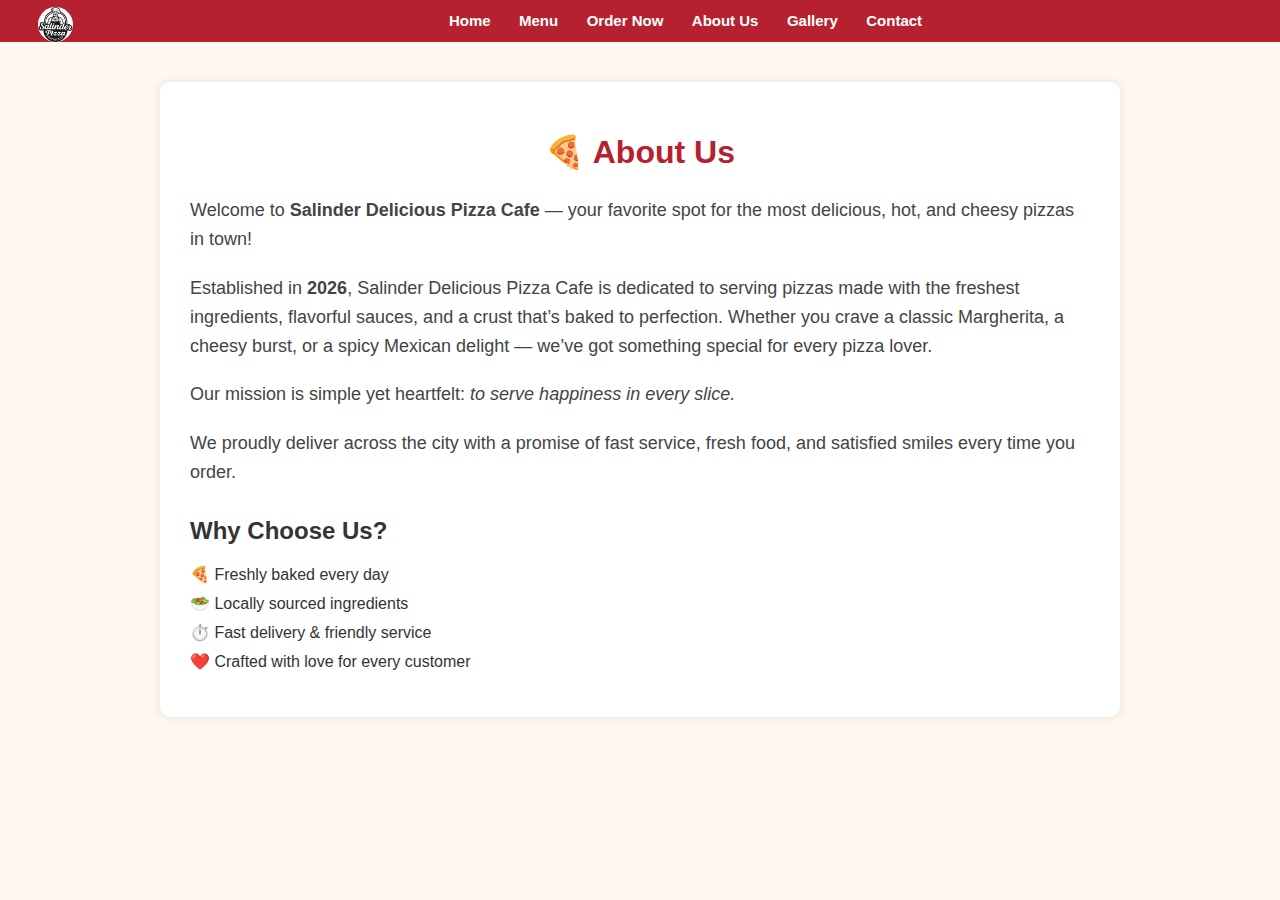
<file: about.html>
<!DOCTYPE html>
<html lang="en">

<head>
  <meta charset="UTF-8" />
  <meta name="viewport" content="width=device-width, initial-scale=1" />
  <title>About Us</title>
  <style>
    
    body {
      font-family: 'Segoe UI', sans-serif;
      margin: 0;
      padding: 0;
      background-color: #fff8f0;
      color: #333;
    }

    /* Navigation - Theme Primary Color: #b5212e */
    nav {
      background-color: #b5212e;
      padding: 12px 10px;
      text-align: center;
    }

    nav a {
      color: white;
      margin: 0 12px;
      text-decoration: none;
      font-weight: bold;
      font-size: 15px;
      display: inline-block;
    }

    nav a:hover {
      text-decoration: underline;
    }

    img {
      margin: -20px 13px;
      padding: 15px;
      float: left;
      height: 35px;
      border-radius: 45px;
    }

    /* Container */
    .container {
      max-width: 900px;
      margin: 40px auto;
      padding: 30px;
      background: white;
      border-radius: 10px;
      box-shadow: 0 0 10px rgba(0, 0, 0, 0.1);
    }

    h1 {
      text-align: center;
      color: #b5212e;
      margin-bottom: 25px;
    }

    p {
      font-size: 18px;
      line-height: 1.6;
      color: #444;
      margin-bottom: 20px;
    }

    /* Why Choose Us */
    .why-choose-us {
      margin-top: 30px;
    }

    .why-choose-us ul {
      list-style: none;
      padding: 0;
    }

    .why-choose-us li {
      font-size: 16px;
      margin-bottom: 10px;
    }

    /* ✅ Responsive Styles */
   @media (max-width: 600px) {
  nav a {
    font-size: 13px;
    margin: 5px 6px;
  }

  img {
    height: 25px;
    margin: -10px 3px;
    padding: 10px;
  }

  .container {
    margin: 20px 10px;
    padding: 20px;
  }

  h1 {
    font-size: 1.5rem;
  }

  p {
    font-size: 16px;
  }
}

  </style>
</head>

<body>

  <!-- Navigation -->
  <nav>
    <img src="photo/logo/logo.jpg" alt="ANPI Logo">

    <a href="index.html">Home</a>
    <a href="menu.html">Menu</a>
    <a href="order.html">Order Now</a>
    <a href="about.html">About Us</a>
    <a href="index.html#gallery">Gallery</a>
    <a href="contact.html">Contact</a>
  </nav>

  <!-- Content -->
  <div class="container">
    <h1>🍕 About Us</h1>
    <p>
      Welcome to <strong>Salinder Delicious Pizza Cafe</strong> — your favorite spot for the most delicious, hot, and
      cheesy pizzas in town!
    </p>
    <p>
      Established in <strong>2026</strong>, Salinder Delicious Pizza Cafe is dedicated to serving pizzas made with the
      freshest ingredients, flavorful sauces, and a crust that’s baked to perfection. Whether you crave a classic
      Margherita, a cheesy burst, or a spicy Mexican delight — we’ve got something special for every pizza lover.
    </p>
    <p>
      Our mission is simple yet heartfelt: <em>to serve happiness in every slice.</em>
    </p>
    <p>
      We proudly deliver across the city with a promise of fast service, fresh food, and satisfied smiles every time you
      order.
    </p>

    <!-- Why Choose Us Section -->
    <div class="why-choose-us">
      <h2>Why Choose Us?</h2>
      <ul>
        <li>🍕 Freshly baked every day</li>
        <li>🥗 Locally sourced ingredients</li>
        <li>⏱️ Fast delivery & friendly service</li>
        <li>❤️ Crafted with love for every customer</li>
      </ul>
    </div>

  </div>

</body>

</html>
</file>
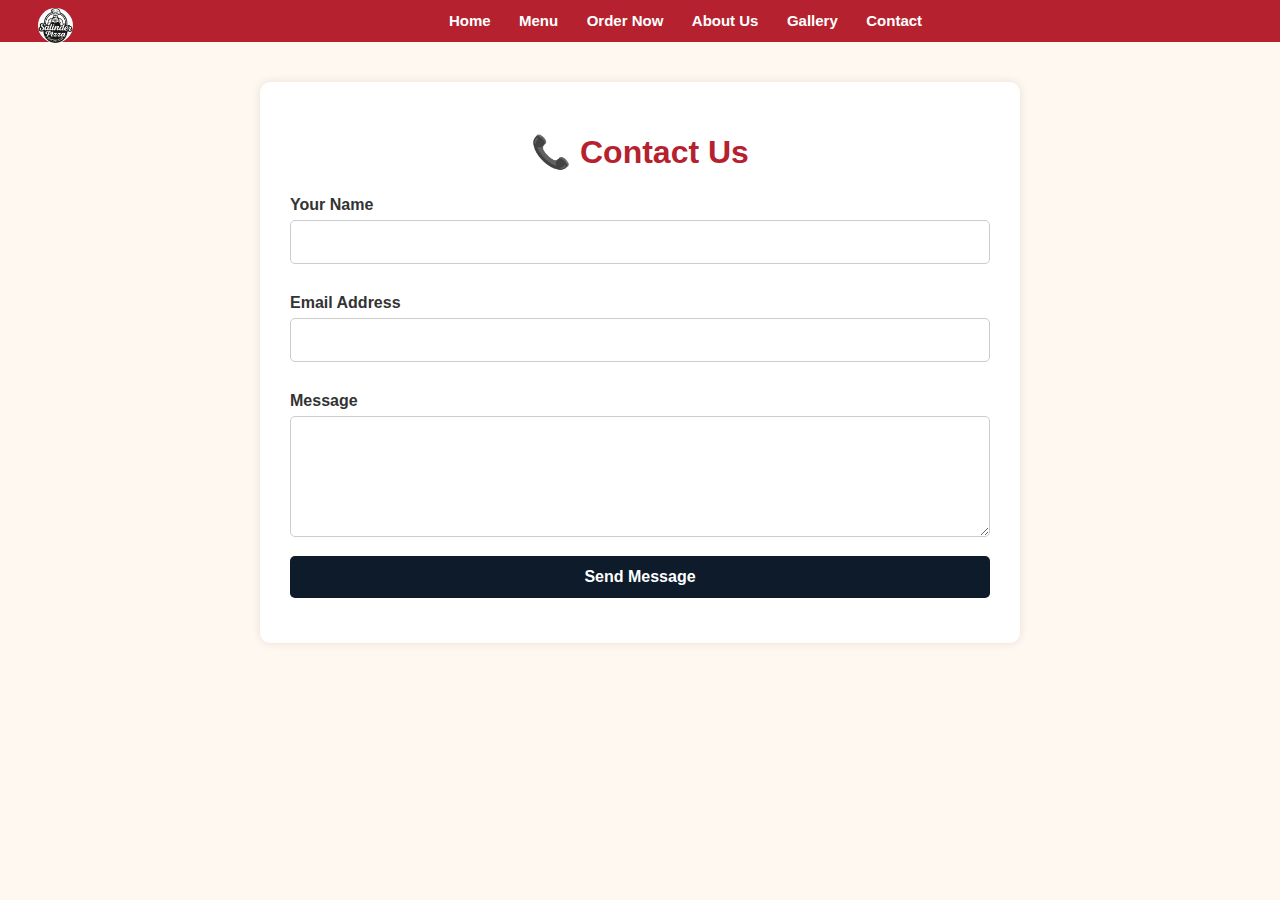
<file: contact.html>
<!DOCTYPE html>
<html lang="en">

<head>
    <meta charset="UTF-8" />
    <meta name="viewport" content="width=device-width, initial-scale=1" />
    <title>Contact Us</title>
    <style>
        body {
            font-family: 'Segoe UI', sans-serif;
            background-color: #fff8f0;
            margin: 0;
            padding: 0;
            color: #333;
        }

        nav {
            background-color: #b5212e;
            padding: 12px 10px;
            text-align: center;
        }

        nav a {
            color: white;
            margin: 0 12px;
            text-decoration: none;
            font-weight: bold;
            font-size: 15px;
            display: inline-block;
        }

        nav a:hover {
            text-decoration: underline;
        }

        /* Global img styles remain for potential logo */
        img {
            margin: -19px 13px;
            padding: 15px;
            float: left;
            height: 35px;
            border-radius: 45px;
        }

        .container {
            max-width: 700px;
            margin: 40px auto;
            padding: 30px;
            background: white;
            border-radius: 10px;
            box-shadow: 0 0 10px rgba(0, 0, 0, 0.1);
        }

        /* Heading - Theme Primary Color: #b5212e */
        h1 {
            text-align: center;
            color: #b5212e;
            /* Updated from #d33f00 */
            margin-bottom: 25px;
        }

        label {
            display: block;
            margin: 15px 0 6px;
            font-weight: bold;
        }

        input,
        textarea,
        button {
            width: 100%;
            padding: 12px;
            font-size: 16px;
            border-radius: 5px;
            border: 1px solid #ccc;
            margin-bottom: 15px;
            box-sizing: border-box;
        }

        textarea {
            resize: vertical;
        }

        /* Button Styling - Theme Dark Color: #0d1b2a */
        button {
            background-color: #0d1b2a;
            /* Updated from #d33f00 to match var(--dark) */
            color: white;
            border: none;
            cursor: pointer;
            font-weight: bold;
            /* Added all button transitions for consistency */
            transition: background-color 0.3s ease, transform 0.2s ease, box-shadow 0.3s ease;
        }

        /* Button Hover - Theme Accent Color: #ffcc00 */
        button:hover {
            background-color: #ffcc00;
            /* Updated from #a52a00 to match var(--accent) */
            color: #0d1b2a;
            /* Added to match var(--dark) color on hover */
            transform: scale(1.02);
            /* Applied slight scale for animation consistency */
            box-shadow: 0 4px 10px rgba(0, 0, 0, 0.1);
            /* Added box-shadow for consistency */
        }

        /* ✅ Responsive Design */
       /* ✅ Responsive Design */
@media (max-width: 600px) {
    nav {
        flex-wrap: wrap;       /* Agar bahut chhota screen to wrap */
        justify-content: center;
        gap: 6px;
    }

    nav a {
        font-size: 13px;
        margin: 2px 4px;
    }

    nav img {
        height: 30px;
        margin-bottom: 1cm;
    }
}
    </style>
</head>

<body>

    <nav>
        <img src="photo/logo/logo.jpg" alt="ANPI Logo">
        <a href="index.html">Home</a>
        <a href="menu.html">Menu</a>
        <a href="order.html">Order Now</a>
        <a href="about.html">About Us</a>
        <a href="home.html#gallery">Gallery</a>
        <a href="contact.html">Contact</a>
    </nav>

    <div class="container">
        <h1>📞 Contact Us</h1>
        <form id="form-contact">
            <label>Your Name</label>
            <input type="text" name="name" required />

            <label>Email Address</label>
            <input type="email" name="email" required />

            <label>Message</label>
            <textarea name="message" rows="5" required></textarea>

            <button type="submit">Send Message</button>
        </form>

        <div id="success-message"
            style="display:none; text-align:center; padding:20px; color: #155724; background-color: #d4edda; border-radius: 5px;">
            <h3>✅ Thank You!</h3>
            <p>Your message has been successfully sent.</p>
        </div>
    </div>
    <script>
        document.getElementById('form-contact').addEventListener('submit', function (event) {
            event.preventDefault();
            this.style.display = 'none';
            document.getElementById('success-message').style.display = 'block';
        });
    </script>
</body>


</html>
</file>
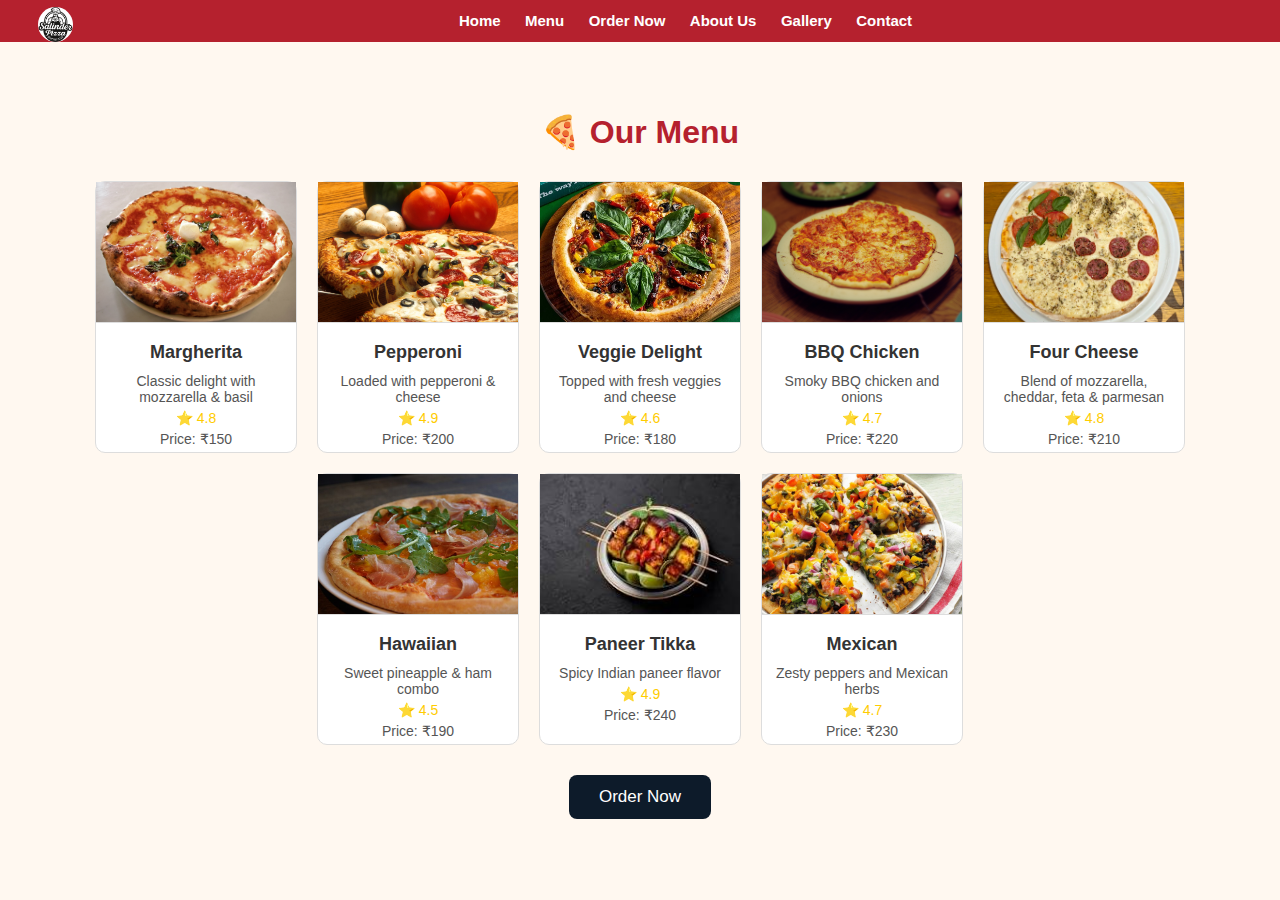
<file: menu.html>
<!DOCTYPE html>
<html lang="en">

<head>
    <meta charset="UTF-8" />
    <meta name="viewport" content="width=device-width, initial-scale=1" />
    <title>Our Menu </title>
    <style>
        body {
            font-family: 'Segoe UI', sans-serif;
            background-color: #fff8f0;
            margin: 0;
            padding: 0;
            color: #333;
        }

        nav {
            background-color: #b5212e;
            padding: 12px 10px;
            text-align: center;
        }

        nav a {
            color: white;
            margin: 0 10px;
            text-decoration: none;
            font-weight: bold;
            font-size: 15px;
            display: inline-block;
        }

        nav a:hover {
            text-decoration: underline;
        }

        .logo-img {
            margin: -20px 13px;
            padding: 15px;
            float: left;
            height: 35px;
            border-radius: 45px;
        }


        .container {
            max-width: 1100px;
            margin: 30px auto;
            padding: 20px;
        }

        h1 {
            text-align: center;
            color: #b5212e;
            margin-bottom: 30px;
            font-size: 2rem;
        }

        .pizza-grid {
            display: flex;
            flex-wrap: wrap;
            justify-content: center;
            gap: 20px;
            margin-top: 30px;
        }

        .pizza-card {
            width: 200px;
            border: 1px solid #ddd;
            border-radius: 10px;
            text-align: center;
            background-color: white;
            transition: transform 0.3s, box-shadow 0.3s;
        }

        .pizza-card:hover {
            transform: scale(1.05);
            box-shadow: 0 6px 16px rgba(0, 0, 0, 0.2);
        }

        .pizza-card img {
            width: 100%;
            height: 140px;
            object-fit: cover;
            border-bottom: 1px solid #ddd;
        }

        .pizza-card h3 {
            margin: 10px 0 5px;
            padding: 5px;
            font-size: 18px;
            color: #333;
        }

        .pizza-card p {
            margin: 5px 10px;
            font-size: 14px;
            color: #555;
        }

        .pizza-card .price {
            font-weight: bold;
            margin-top: 5px;
            color: #0d1b2a;
        }

        .pizza-card .rating {
            margin-top: 5px;
            color: #ffcc00;
        }

        .order-btn {
            display: block;
            margin: 30px auto;
            padding: 12px 30px;
            font-size: 17px;
            background-color: #0d1b2a;
            color: white;
            border: none;
            border-radius: 8px;
            cursor: pointer;
            text-decoration: none;
            width: max-content;
            transition: background-color 0.3s ease, transform 0.2s ease, box-shadow 0.3s ease;
        }

        .order-btn:hover {
            background-color: #ffcc00;
            color: #0d1b2a;
            transform: scale(1.05);
            box-shadow: 0 4px 15px rgba(0, 0, 0, 0.1);
        }

        @media (max-width: 600px) {
            nav {
                padding: 8px 5px;
            }

            img.logo-img {
                height: 25px;
                margin: -10px 3px;
            }

            nav a {
                margin: 0 2px;
                padding: 5px 5px;
                font-size: 13px;
            }

            h1 {
                font-size: 1.5rem;
            }

            .container {
                padding: 15px;
                margin: 20px auto;
            }

            .pizza-card {
                width: 90%;
            }

            .order-btn {
                font-size: 16px;
                padding: 10px 25px;
            }
        }
    </style>
</head>

<body>

    <nav>
        <img src="photo/logo/logo.jpg" alt="ANPI Logo" class="logo-img"> <a href="index.html">Home</a>
        <a href="menu.html">Menu</a>
        <a href="order.html">Order Now</a>
        <a href="about.html">About Us</a>
        <a href="index.html#gallery">Gallery</a>
        <a href="contact.html">Contact</a>
    </nav>

    <div class="container">
        <h1>🍕 Our Menu</h1>

        <div class="pizza-grid" id="pizzaGrid">
        </div>

        <a href="order.html" class="order-btn">Order Now</a>
    </div>

    <script>

        const pizzas = [
            { name: "Margherita", img: "photo/order/margherita.jpg", price: 150, desc: "Classic delight with mozzarella & basil", rating: 4.8 },
            { name: "Pepperoni", img: "photo/order/Pepperoni.jpg", price: 200, desc: "Loaded with pepperoni & cheese", rating: 4.9 },
            { name: "Veggie Delight", img: "photo/order/Veggie Delight.jpg", price: 180, desc: "Topped with fresh veggies and cheese", rating: 4.6 },
            { name: "BBQ Chicken", img: "photo/order/BBQ Chicken.jpg", price: 220, desc: "Smoky BBQ chicken and onions", rating: 4.7 },
            { name: "Four Cheese", img: "photo/order/Four Cheese.jpg", price: 210, desc: "Blend of mozzarella, cheddar, feta & parmesan", rating: 4.8 },
            { name: "Hawaiian", img: "photo/order/Hawaiian.jpg", price: 190, desc: "Sweet pineapple & ham combo", rating: 4.5 },
            { name: "Paneer Tikka", img: "photo/order/Paneer Tikka.jpg", price: 240, desc: "Spicy Indian paneer flavor", rating: 4.9 },
            { name: "Mexican", img: "photo/order/Mexican.jpg", price: 230, desc: "Zesty peppers and Mexican herbs", rating: 4.7 },
        ];

        const pizzaGrid = document.getElementById('pizzaGrid');

        pizzas.forEach(pizza => {
            const card = document.createElement('div');
            card.className = 'pizza-card';

            // --- ONLY STAR + RATING ---
            const starRating = `⭐ ${pizza.rating}`;

            card.innerHTML = `
        <img src="${pizza.img}" alt="${pizza.name} Pizza" />
        <h3>${pizza.name}</h3>
        <p class="desc">${pizza.desc}</p>
        <p class="rating">${starRating}</p>
        <p class="price-tag">Price: ₹${pizza.price}</p>
    `;

            pizzaGrid.appendChild(card);
        });


    </script>
</body>


</html>
</file>
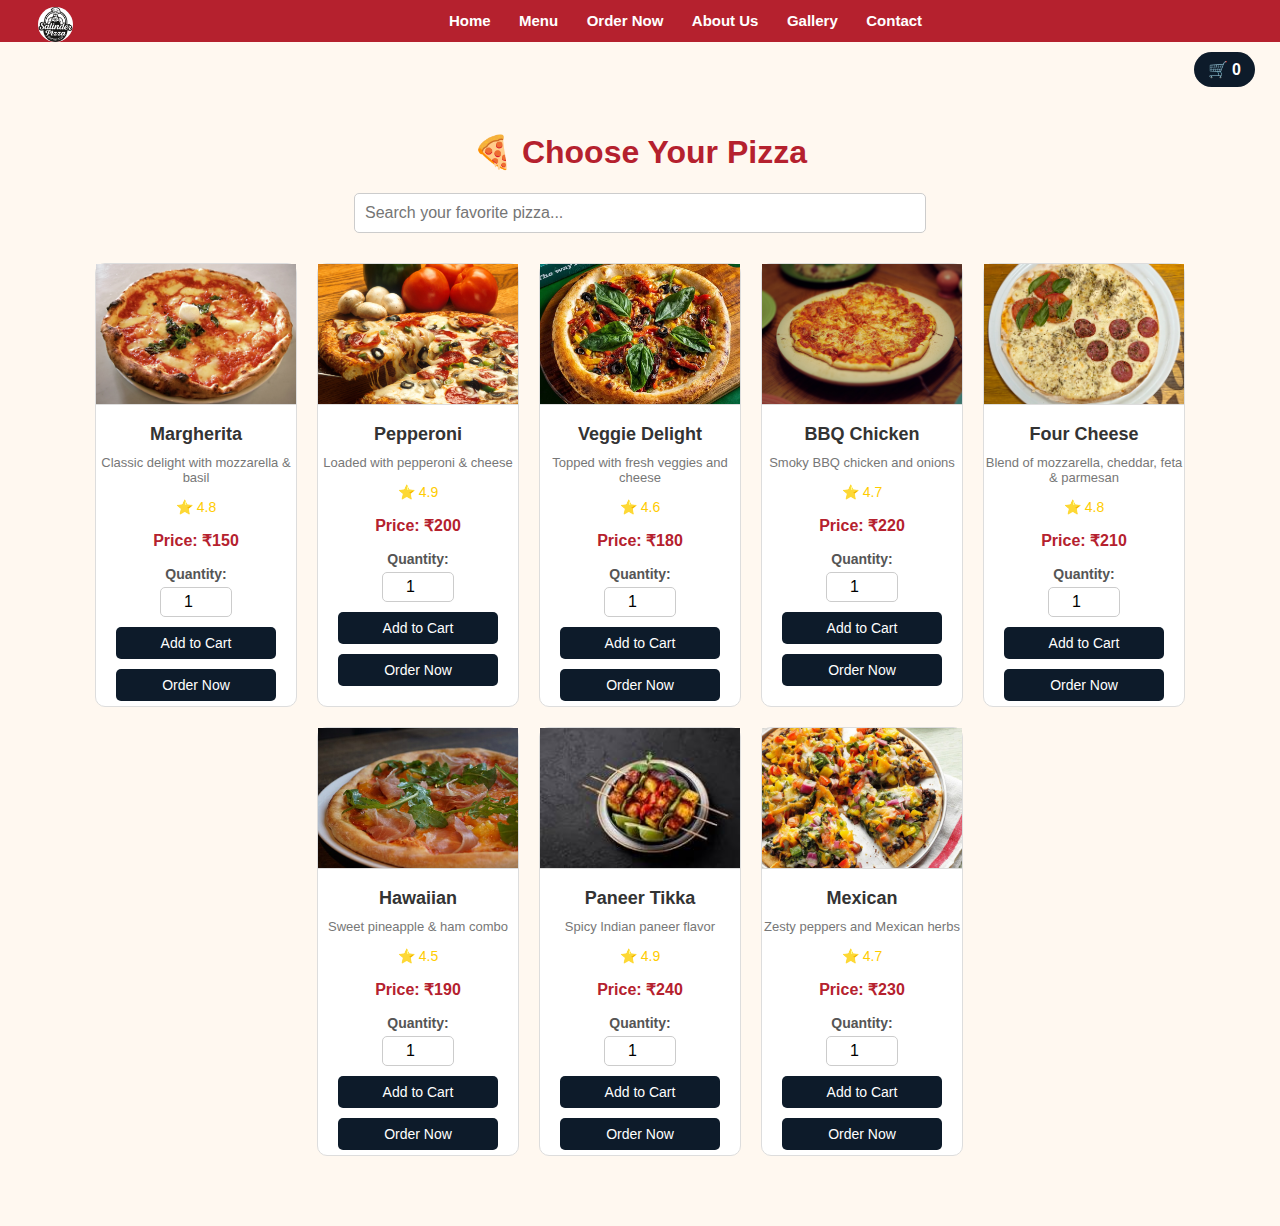
<file: order.html>
<!DOCTYPE html>
<html lang="en">

<head>
  <meta charset="UTF-8" />
  <meta name="viewport" content="width=device-width, initial-scale=1" />
  <title>Pizza Order - Choose & Quantity</title>
  <style>
    body {
      font-family: 'Segoe UI', sans-serif;
      background-color: #fff8f0;
      margin: 0;
      padding: 0;
    }

    .container {
      max-width: 1100px;
      margin: 50px auto;
      padding: 20px;
    }

    h1 {
      text-align: center;
      color: #b5212e;
    }

    .pizza-grid {
      display: flex;
      flex-wrap: wrap;
      justify-content: center;
      gap: 20px;
      margin-top: 30px;
    }

    .pizza-card {
      width: 200px;
      border: 1px solid #ddd;
      border-radius: 10px;
      text-align: center;
      background-color: white;
      transition: transform 0.3s, box-shadow 0.3s;
    }

    .pizza-card:hover {
      transform: scale(1.05);
      box-shadow: 0 4px 12px rgba(0, 0, 0, 0.2);
    }

    .pizza-card img {
      width: 100%;
      height: 140px;
      object-fit: cover;
      border-bottom: 1px solid #ddd;
    }

    .pizza-card h3 {
      margin: 10px 0 5px;
      padding: 5px;
      font-size: 18px;
      color: #333;
    }

    .desc {
      font-size: 13px;
      color: #777;
      margin: 5px 0;
    }

    .rating {
      color: #ffcc00;
      font-size: 14px;
    }

    .price-tag {
      color: #b5212e;
      font-weight: bold;
    }

    .quantity-label {
      font-weight: bold;
      font-size: 14px;
      color: #555;
    }

    .quantity-input {
      width: 60px;
      padding: 5px;
      font-size: 16px;
      border-radius: 5px;
      border: 1px solid #ccc;
      text-align: center;
      margin: 5px auto;
      display: block;
    }

    .order-now-btn,
    .add-cart-btn {
      background-color: #0d1b2a;
      color: white;
      border: none;
      padding: 8px 12px;
      border-radius: 5px;
      font-size: 14px;
      cursor: pointer;
      transition: background-color 0.3s ease, transform 0.2s ease, box-shadow 0.3s ease;
      margin: 5px;
      width: 80%;
    }

    .order-now-btn:hover,
    .add-cart-btn:hover {
      background-color: #ffcc00;
      color: #0d1b2a;
      transform: scale(1.05);
      box-shadow: 0 4px 15px rgba(0, 0, 0, 0.1);
    }

    #cart-section,
    #order-form {
      display: none;
      background: white;
      padding: 30px;
      margin-top: 40px;
      border-radius: 10px;
      box-shadow: 0 0 10px rgba(0, 0, 0, 0.1);
      max-width: 700px;
      margin-left: auto;
      margin-right: auto;
    }

    label {
      font-weight: bold;
      display: block;
      margin: 15px 0 5px;
    }

    input,
    select,
    textarea,
    button {
      width: 100%;
      padding: 10px;
      font-size: 16px;
      margin-bottom: 15px;
      border-radius: 5px;
      border: 1px solid #ccc;
    }

    button[type="submit"] {
      background-color: #0d1b2a;
      color: white;
      border: none;
      cursor: pointer;
      transition: background-color 0.3s ease, transform 0.2s ease, box-shadow 0.3s ease;
    }

    button[type="submit"]:hover {
      background-color: #ffcc00;
      color: #0d1b2a;
      transform: scale(1.05);
      box-shadow: 0 4px 15px rgba(0, 0, 0, 0.1);
    }

    nav {
      background-color: #b5212e;
      padding: 12px 10px;
      text-align: center;
    }

    nav a {
      color: white;
      margin: 0 12px;
      text-decoration: none;
      font-weight: bold;
      font-size: 15px;
      display: inline-block;
    }

    nav a:hover {
      text-decoration: underline;
    }

    img.logo {
      margin: -20px 13px;
      padding: 15px;
      float: left;
      height: 35px;
      border-radius: 45px;
    }

    #cartIcon {
      position: fixed;
      top: 52px;
      right: 25px;
      background-color: #0d1b2a;
      color: white;
      padding: 8px 14px;
      border-radius: 25px;
      font-weight: bold;
      cursor: pointer;
    }

    /* Cart Table Styling Fix */

    #cart-section table {
      width: 100%;
      border-collapse: separate;
      border-spacing: 0 8px;
      margin-top: 15px;
      text-align: center;
    }

    #cart-section th,
    #cart-section td {
      padding: 10px;
      text-align: center;
      border: none;
    }

    #cart-section th {
      background-color: transparent;
      color: #333;
      font-weight: bold;
      font-size: 15px;
      border-bottom: 2px solid #b5212e33;
    }

    #cart-section tr {
      background-color: #fff;
      box-shadow: 0 2px 5px rgba(0, 0, 0, 0.05);
      border-radius: 10px;
    }

    #cart-section td:first-child {
      font-weight: 600;
      color: #b5212e;
    }

    #cart-section tr:hover {
      transform: scale(1.02);
      transition: 0.2s;
    }

    #cartIcon:hover {
      background-color: #ffcc00;
      color: #0d1b2a;
    }

    #searchBox {
      width: 50%;
      padding: 10px;
      margin: 20px auto;
      display: block;
      border-radius: 5px;
      border: 1px solid #ccc;
      font-size: 16px;
    }

    /* Modern Toast Notification */
    .toast {
      position: fixed;
      top: 20px;
      left: 50%;
      transform: translateX(-50%) translateY(-20px);
      background: #0d1b2a;
      color: #fff;
      padding: 12px 25px;
      border-radius: 8px;
      opacity: 0;
      transition: opacity 0.5s, transform 0.5s;
      font-size: 15px;
      z-index: 9999;
      box-shadow: 0 4px 10px rgba(0, 0, 0, 0.2);
    }

    .toast.show {
      opacity: 1;
      transform: translateX(-50%) translateY(0);
    }


    @media (max-width: 768px) {

      img.logo {
        height: 25px;
        margin: -10px 3px;

      }
      nav a {
        margin: 0 2px;
        padding: 5px 5px;
        font-size: 13px;
      }
      #cartIcon {
        top: 52px;
        right: 10px;
        padding: 6px 10px;
        font-size: 12px;
      }
      #searchBox {
        width: 90%;
      }
      nav {
        padding: 8px 5px;

      }
    }
  </style>
</head>

<body>
  <!-- Navigation -->
  <nav>
    <img src="photo/logo/logo.jpg" class="logo" alt="ANPI Logo">
    <a href="home.html">Home</a>
    <a href="menu.html">Menu</a>
    <a href="order.html">Order Now</a>
    <a href="about.html">About Us</a>
    <a href="home.html#gallery">Gallery</a>
    <a href="contact.html">Contact</a>
  </nav>

  <div id="cartIcon" onclick="showCart()">🛒 <span id="cartCount">0</span></div>
  <div id="toast" class="toast"></div>

  <div class="container">
    <h1>🍕 Choose Your Pizza</h1>
    <input type="text" id="searchBox" placeholder="Search your favorite pizza...">

    <div class="pizza-grid" id="pizzaGrid"></div>

    <!-- CART SECTION -->
    <div id="cart-section">
      <h2>Your Cart</h2>
      <table style="width:100%; border-collapse: collapse;">
        <thead>
          <tr>
            <th>Pizza</th>
            <th>Qty</th>
            <th>Price</th>
            <th>Total</th>
          </tr>
        </thead>
        <tbody id="cartTable"></tbody>
      </table>
      <h3 id="cartTotal"></h3>
      <button class="order-now-btn" onclick="proceedToCheckout()">Proceed to Checkout</button>
    </div>

    <!-- ORDER FORM -->
    <div id="order-form">
      <h2>Complete Your Order</h2>
      <form id="orderForm" onsubmit="goToPayment(event)">
        <label>Selected Pizza</label>
        <input type="text" id="selectedPizza" readonly />

        <label>Quantity</label>
        <input type="number" id="selectedQty" readonly />

        <label>Your Name</label>
        <input type="text" name="customer_name" required />

        <label>Phone Number</label>
        <input type="tel" name="phone" required pattern="[0-9]{10}" placeholder="10-digit number" />

        <label>Delivery Address</label>
        <textarea name="address" rows="3" required></textarea>

        <button type="submit">Place Order</button>
      </form>
    </div>
  </div>

  <script>
    const pizzas = [
      { name: "Margherita", img: "photo/order/margherita.jpg", price: 150, desc: "Classic delight with mozzarella & basil", rating: 4.8 },
      { name: "Pepperoni", img: "photo/order/Pepperoni.jpg", price: 200, desc: "Loaded with pepperoni & cheese", rating: 4.9 },
      { name: "Veggie Delight", img: "photo/order/Veggie Delight.jpg", price: 180, desc: "Topped with fresh veggies and cheese", rating: 4.6 },
      { name: "BBQ Chicken", img: "photo/order/BBQ Chicken.jpg", price: 220, desc: "Smoky BBQ chicken and onions", rating: 4.7 },
      { name: "Four Cheese", img: "photo/order/Four Cheese.jpg", price: 210, desc: "Blend of mozzarella, cheddar, feta & parmesan", rating: 4.8 },
      { name: "Hawaiian", img: "photo/order/Hawaiian.jpg", price: 190, desc: "Sweet pineapple & ham combo", rating: 4.5 },
      { name: "Paneer Tikka", img: "photo/order/Paneer Tikka.jpg", price: 240, desc: "Spicy Indian paneer flavor", rating: 4.9 },
      { name: "Mexican", img: "photo/order/Mexican.jpg", price: 230, desc: "Zesty peppers and Mexican herbs", rating: 4.7 },
    ];

    let cart = []; // Cart array to store selected items

    const pizzaGrid = document.getElementById('pizzaGrid');

    // --- 1. Pizza Rendering ---
    function renderPizzas() {
      pizzaGrid.innerHTML = "";
      pizzas.forEach(pizza => {
        const card = document.createElement('div');
        card.className = 'pizza-card';
        card.innerHTML = `
                <img src="${pizza.img}" alt="${pizza.name} Pizza" />
                <h3>${pizza.name}</h3>
                <p class="desc">${pizza.desc}</p>
                <p class="rating">⭐ ${pizza.rating}</p>
                <p class="price-tag">Price: ₹${pizza.price}</p>
                <label class="quantity-label">Quantity:</label>
                <input type="number" min="1" max="20" id="qty-${pizza.name.replace(/\s/g, '-')}" class="quantity-input" value="1" />
                <button class="add-cart-btn" onclick="addToCart('${pizza.name}')">Add to Cart</button>
                <button class="order-now-btn" onclick="quickOrder('${pizza.name}')">Order Now</button>
            `;
        pizzaGrid.appendChild(card);
      });
    }
    renderPizzas();

    // --- 2. Toast Notification ---
    function showToast(msg) {
      const toast = document.getElementById('toast');
      toast.textContent = msg;
      toast.classList.add('show');
      setTimeout(() => toast.classList.remove('show'), 2000);
    }

    // --- 3. Add to Cart Logic ---
    function addToCart(name) {
      // Correctly get the quantity input element using a sanitized ID
      const qtyInputId = `qty-${name.replace(/\s/g, '-')}`;
      const qty = parseInt(document.getElementById(qtyInputId).value);

      if (qty <= 0) return showToast("Enter a valid quantity!");

      const pizza = pizzas.find(p => p.name === name);
      const existing = cart.find(i => i.name === name);

      if (existing) existing.qty += qty;
      else cart.push({ ...pizza, qty });

      updateCartCount();
      showToast(`${name} added to cart!`);
    }

    // --- 4. Quick Order Logic ---
    function quickOrder(name) {
      // Correctly get the quantity input element using a sanitized ID
      const qtyInputId = `qty-${name.replace(/\s/g, '-')}`;
      const qty = parseInt(document.getElementById(qtyInputId).value);

      if (qty <= 0) return showToast("Enter a valid quantity!");

      document.getElementById('selectedPizza').value = name;
      document.getElementById('selectedQty').value = qty;

      // Hide cart, show order form, and scroll
      document.getElementById('cart-section').style.display = 'none';
      document.getElementById('order-form').style.display = 'block';
      document.getElementById('order-form').scrollIntoView({ behavior: 'smooth' });
    }

    // --- 5. Cart Count Update ---
    function updateCartCount() {
      // The count is the number of unique items in the cart
      document.getElementById('cartCount').innerText = cart.length;
    }

    // --- 6. Show Cart Section ---
    function showCart() {
      if (cart.length === 0) return showToast("Your cart is empty!");

      const table = document.getElementById('cartTable');
      table.innerHTML = "";
      let total = 0;

      cart.forEach(item => {
        const subtotal = item.price * item.qty;
        total += subtotal;
        table.innerHTML += `
                <tr>
                    <td>${item.name}</td>
                    <td>${item.qty}</td>
                    <td>₹${item.price}</td>
                    <td>₹${subtotal.toFixed(2)}</td>
                </tr>`;
      });

      document.getElementById('cartTotal').innerText = `Total: ₹${total.toFixed(2)}`;

      // Show cart section, hide order form, and scroll
      document.getElementById('cart-section').style.display = 'block';
      document.getElementById('order-form').style.display = 'none';
      document.getElementById('cart-section').scrollIntoView({ behavior: 'smooth' });
    }

    // --- 7. Proceed to Checkout (from Cart) ---
    function proceedToCheckout() {
      document.getElementById('cart-section').style.display = 'none';
      document.getElementById('order-form').style.display = 'block';
      document.getElementById('order-form').scrollIntoView({ behavior: 'smooth' });

      // Indicate a multi-item order for the checkout form
      document.getElementById('selectedPizza').value = "Multiple Items";
      document.getElementById('selectedQty').value = cart.reduce((sum, i) => sum + i.qty, 0); // Total quantity
    }

    // --- 8. Go to Payment (The Fix is here! 🔑) ---
    function goToPayment(e) {
      e.preventDefault();
      let total = 0;

      // Determine total based on Quick Order or Cart Checkout
      if (document.getElementById('selectedPizza').value === "Multiple Items") {
        // Cart Checkout: Calculate total from cart array
        total = cart.reduce((sum, i) => sum + i.price * i.qty, 0);

        // Clear the cart after placing the multi-item order
        cart = [];
        updateCartCount();
      } else {
        // Quick Order: Calculate total from the two hidden fields
        const pizza = pizzas.find(p => p.name === document.getElementById('selectedPizza').value);
        const qty = parseInt(document.getElementById('selectedQty').value);
        total = pizza.price * qty;
      }

      localStorage.setItem("pizza_total_price", `₹${total.toFixed(2)}`);

      showToast("Order Placed. Redirecting to payment page...");
      setTimeout(() => (window.location.href = 'pay.html'), 1400);
    }

    // --- 9. Search Functionality ---
    document.getElementById('searchBox').addEventListener('input', (e) => {
      const query = e.target.value.toLowerCase();
      document.querySelectorAll('.pizza-card').forEach(card => {
        // Check card text content for the search query
        card.style.display = card.innerText.toLowerCase().includes(query) ? "block" : "none";
      });
    });
  </script>
</body>


</html>
</file>
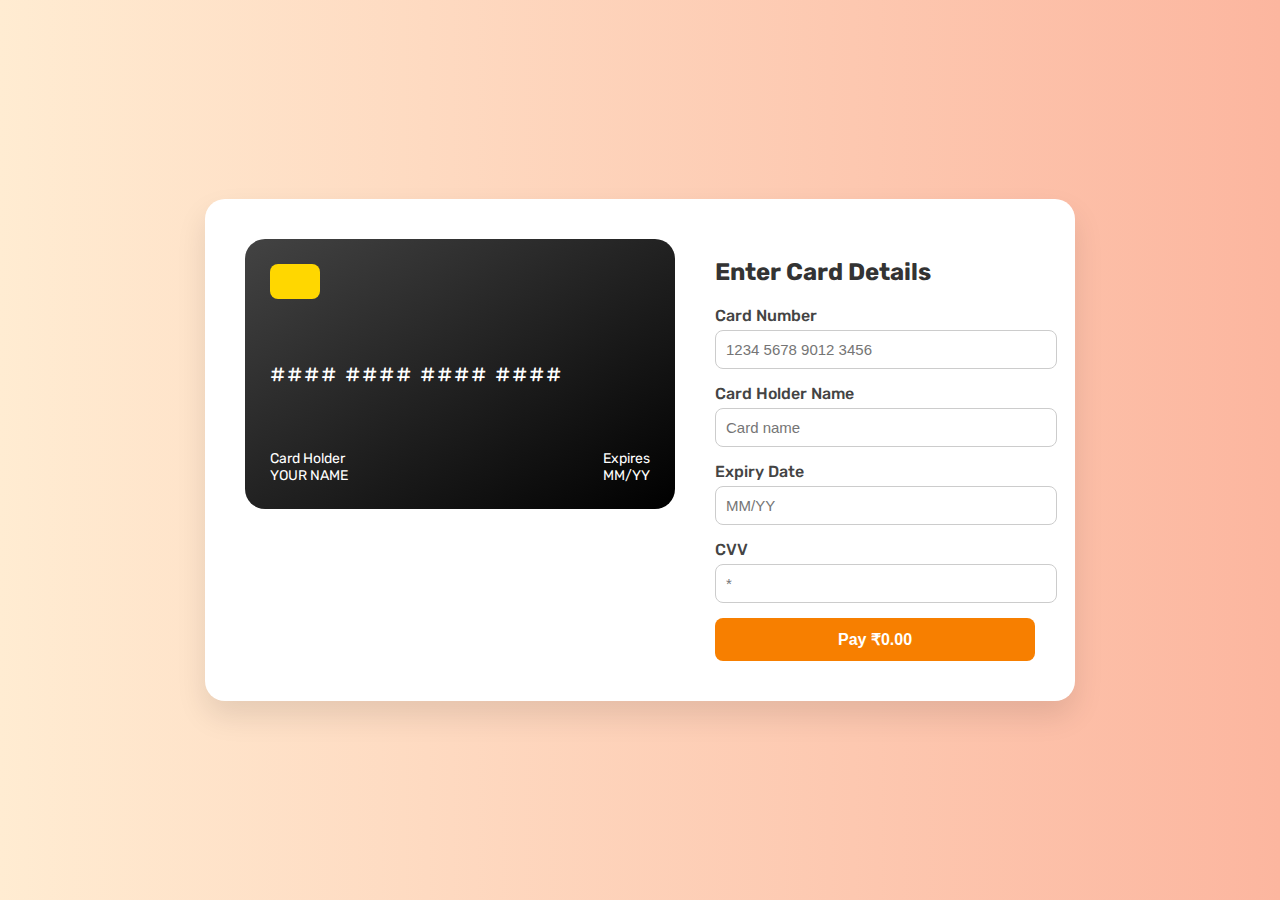
<file: pay.html>
<!DOCTYPE html>
<html lang="en">

<head>
  <meta charset="UTF-8">
  <title>Pizza Card Payment</title>
  <link href="https://fonts.googleapis.com/css2?family=Rubik:wght@400;500&display=swap" rel="stylesheet">
  <style>
    body {
      margin: 0;
      padding: 0;
      font-family: 'Rubik', sans-serif;
      background: linear-gradient(to right, #ffecd2, #fcb69f);
      display: flex;
      align-items: center;
      justify-content: center;
      height: 100vh;
    }

    .container {
      display: flex;
      background: #fff;
      padding: 40px;
      border-radius: 20px;
      box-shadow: 0 15px 30px rgba(0, 0, 0, 0.1);
      gap: 40px;
      max-width: 900px;
    }

    .card-preview {
      background: linear-gradient(to bottom right, #434343, #000000);
      color: white;
      padding: 25px;
      width: 380px;
      height: 220px;
      border-radius: 20px;
      display: flex;
      flex-direction: column;
      justify-content: space-between;
    }

    .chip {
      width: 50px;
      height: 35px;
      background: gold;
      border-radius: 8px;
    }

    .card-number {
      font-size: 22px;
      letter-spacing: 2px;
    }

    .card-details {
      display: flex;
      justify-content: space-between;
      font-size: 14px;
    }

    .form {
      width: 320px;
    }

    .form h2 {
      margin-bottom: 20px;
      color: #333;
    }

    .form-group {
      margin-bottom: 15px;
    }

    label {
      display: block;
      font-weight: 500;
      margin-bottom: 5px;
      color: #444;
    }

    input {
      width: 100%;
      padding: 10px;
      border: 1px solid #ccc;
      border-radius: 8px;
      font-size: 15px;
    }

    button {
      width: 100%;
      padding: 12px;
      background-color: #f77f00;
      color: white;
      border: none;
      border-radius: 8px;
      font-size: 16px;
      font-weight: bold;
      cursor: pointer;
    }

    /*mobile-friendly*/
    @media (max-width: 768px) {
      .container {
        flex-direction: column;
        align-items: center;
      }

      .card-preview,
      .form {
        width: 100%;
        max-width: 90%;
      }

    }
  </style>
</head>

<body>
  <div class="container">
    <div class="card-preview">
      <div class="chip"></div>
      <div class="card-number" id="card-number-display">#### #### #### ####</div>
      <div class="card-details">
        <div>
          <div>Card Holder</div>
          <div id="card-name-display">YOUR NAME</div>
        </div>
        <div>
          <div>Expires</div>
          <div id="card-expiry-display">MM/YY</div>
        </div>
      </div>
    </div>

    <form class="form" onsubmit="handleSubmit(event)">
      <h2>Enter Card Details</h2>
      <div class="form-group">
        <label for="card-number">Card Number</label>
        <input type="text" id="card-number" placeholder="1234 5678 9012 3456" maxlength="19" required>
      </div>
      <div class="form-group">
        <label for="card-name">Card Holder Name</label>
        <input type="text" id="card-name" placeholder="Card name" required>
      </div>
      <div class="form-group">
        <label for="card-expiry">Expiry Date</label>
        <input type="text" id="card-expiry" placeholder="MM/YY" maxlength="5" required>
      </div>
      <div class="form-group">
        <label for="card-cvv">CVV</label>
        <input type="password" id="card-cvv" placeholder="*" maxlength="4" required>
      </div>
      <button type="submit" id="payButton">Pay</button>

    </form>
  </div>

  <script>
    document.addEventListener("DOMContentLoaded", () => {
      const price = localStorage.getItem("pizza_total_price") || "₹0.00";
      document.getElementById("payButton").innerText = `Pay ${price}`;
    });

    document.getElementById("card-number").addEventListener("input", e => {
      const raw = e.target.value.replace(/\D/g, "").substring(0, 16);
      e.target.value = raw.replace(/(.{4})/g, "$1 ").trim();
      document.getElementById("card-number-display").innerText = e.target.value || "#### #### #### ####";
    });

    document.getElementById("card-name").addEventListener("input", e => {
      document.getElementById("card-name-display").innerText = e.target.value.toUpperCase() || "YOUR NAME";
    });

    document.getElementById("card-expiry").addEventListener("input", e => {
      const raw = e.target.value.replace(/\D/g, "").substring(0, 4);
      e.target.value = raw.length > 2 ? `${raw.slice(0, 2)}/${raw.slice(2)}` : raw;
      document.getElementById("card-expiry-display").innerText = e.target.value || "MM/YY";
    });

    function handleSubmit(e) {
      e.preventDefault();
      alert("🎉 Payment Successful!");
      localStorage.clear();
      window.location.href = "home.html";
    }
  </script>
</body>

</html>
</file>
